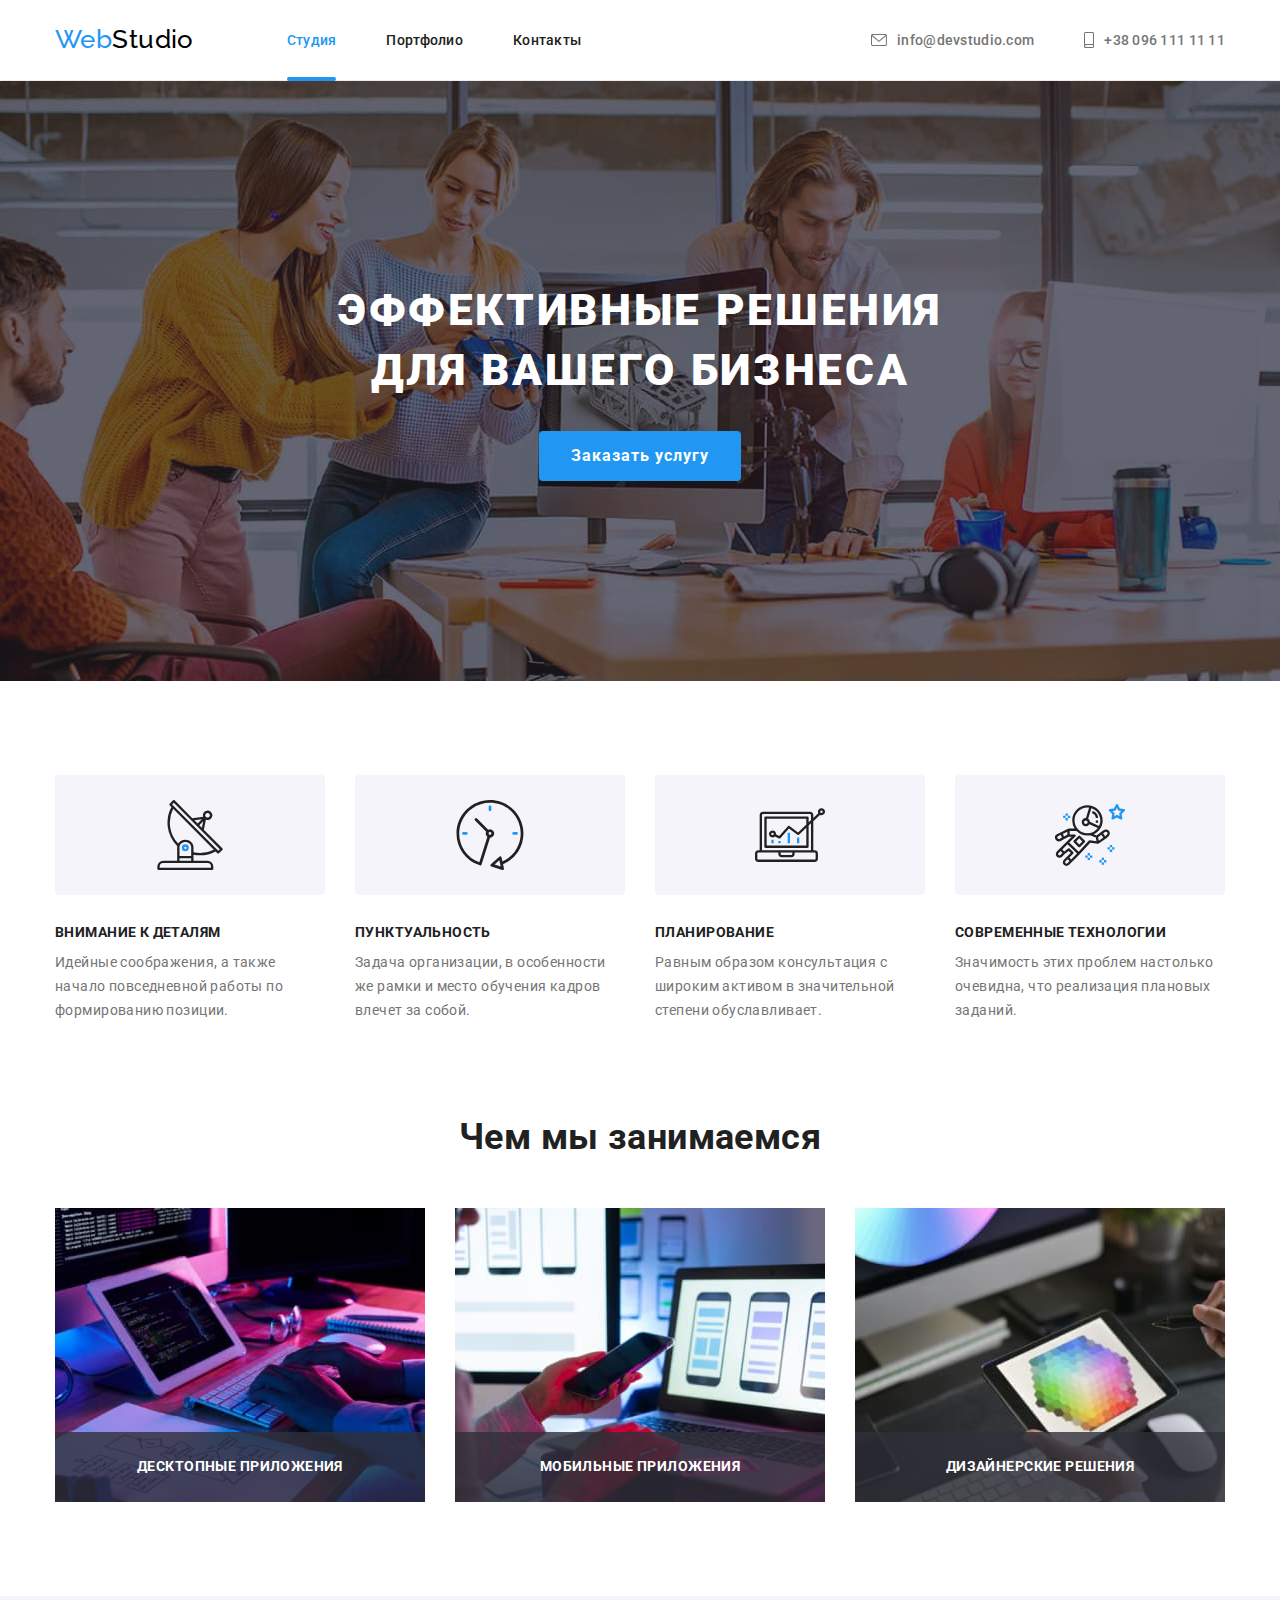
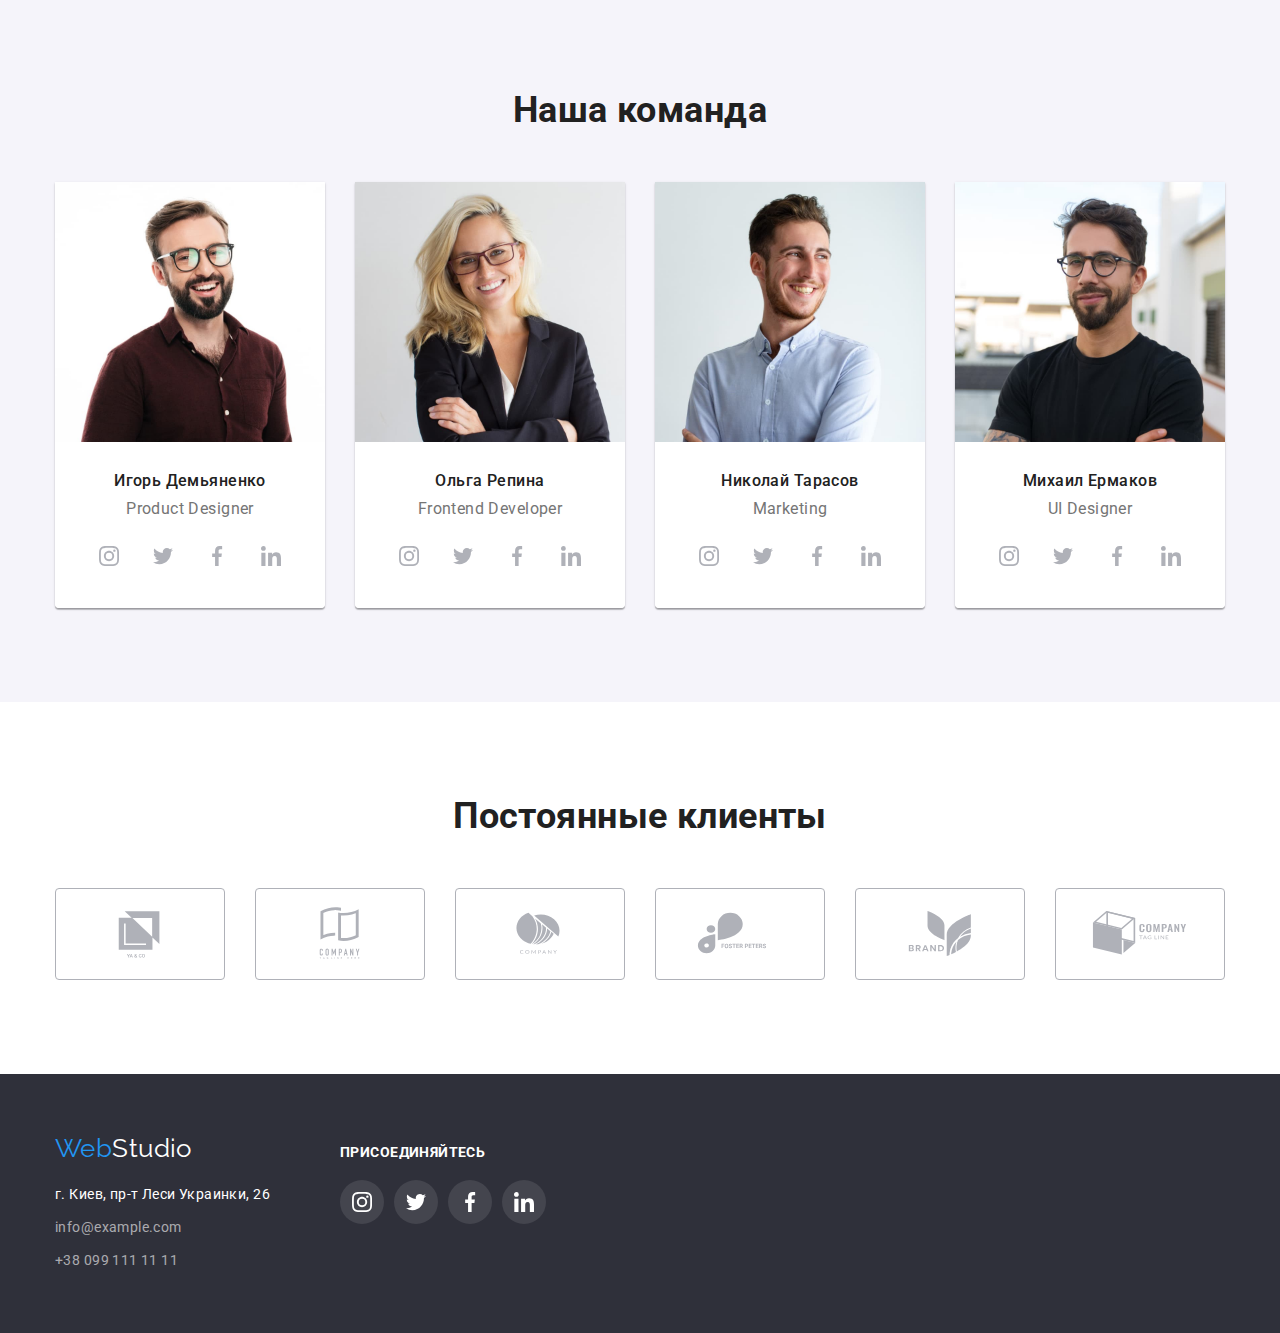
<file: index.html>
<!DOCTYPE html>
<html lang="ru">
  <head>
    <meta charset="UTF-8" />
    <meta http-equiv="X-UA-Compatible" content="IE=edge" />
    <meta name="viewport" content="width=device-width, initial-scale=1.0" />
    <title>WebStudio</title>
    <link rel="preconnect" href="https://fonts.googleapis.com" />
    <link rel="preconnect" href="https://fonts.gstatic.com" crossorigin />
    <link
      href="https://fonts.googleapis.com/css2?family=Raleway:wght@700&family=Roboto:wght@400;500;700;900&display=swap"
      rel="stylesheet"
    />
    <link
      rel="stylesheet"
      href="https://cdnjs.cloudflare.com/ajax/libs/modern-normalize/1.1.0/modern-normalize.min.css"
    />
    <link rel="stylesheet" href="css/styles.css" />
  </head>

  <body>
    <!-- Шапка -->
    <header class="header">
      <div class="container header-flex">
        <a class="header-logo line" lang="en" href="./index.html"
          >Web<span class="header-logo-side">Studio</span></a
        >
        <nav class="nav">
          <ul class="nav-list list-style">
            <li class="menu-item"><a class="link line current" href="./index.html">Студия</a></li>
            <li><a class="link line" href="./portfolio.html">Портфолио</a></li>
            <li><a class="link line" href="./index.html">Контакты</a></li>
          </ul>
        </nav>
        <ul class="list-style">
          <li class="header-contact">
            <a class="contact line" href="mailto:info@devstudio.com">
              <svg class="contact-icon" width="16" height="12">
                <use href="./images/icons.svg#icon-envelope"></use></svg
              >info@devstudio.com</a
            >
          </li>
          <li>
            <a class="contact line" href="tel:+380961111111">
              <svg class="contact-icon" width="10" height="16">
                <use href="./images/icons.svg#icon-smartphone"></use></svg
              >+38 096 111 11 11</a
            >
          </li>
        </ul>
      </div>
    </header>
    <!-- Главная часть -->
    <main>
      <!-- Герой -->
      <section class="hero overlay">
        <div class="container hero-box">
          <h1 class="hero-title">Эффективные решения для вашего бизнеса</h1>
          <button class="hero-button" type="button" data-modal-open>Заказать услугу</button>
          <div class="backdrop is-hidden" data-modal>
            <div class="modal">
              <button class="btn-close" type="button" data-modal-close>
                <svg width="18" height="18">
                  <use href="./images/icons.svg#icon-close-black"></use>
                </svg>
              </button>
            </div>
          </div>
        </div>
      </section>
      <!-- Особенности -->
      <section class="section benefits">
        <div class="container">
          <h2 class="visually-hidden">Особенности</h2>
          <ul class="list-style">
            <li class="benefits-item">
              <div class="benefit-box-icon">
                <svg class="benefit-icon" width="70" height="70">
                  <use class="icon-antena" href="./images/icons.svg#icon-antenna"></use>
                </svg>
              </div>
              <h3 class="title">Внимание к деталям</h3>
              <p class="text">
                Идейные соображения, а также начало повседневной работы по формированию позиции.
              </p>
            </li>
            <li class="benefits-item">
              <div class="benefit-box-icon">
                <svg class="benefit-icon" width="70" height="70">
                  <use class="icon-antena" href="./images/icons.svg#icon-clock"></use>
                </svg>
              </div>
              <h3 class="title">Пунктуальность</h3>
              <p class="text">
                Задача организации, в особенности же рамки и место обучения кадров влечет за собой.
              </p>
            </li>
            <li class="benefits-item">
              <div class="benefit-box-icon">
                <svg class="benefit-icon" width="70" height="70">
                  <use class="icon-antena" href="./images/icons.svg#icon-diagram"></use>
                </svg>
              </div>
              <h3 class="title">Планирование</h3>
              <p class="text">
                Равным образом консультация с широким активом в значительной степени обуславливает.
              </p>
            </li>
            <li class="benefits-item">
              <div class="benefit-box-icon">
                <svg class="benefit-icon" width="70" height="70">
                  <use class="icon-antena" href="./images/icons.svg#icon-astronaut"></use>
                </svg>
              </div>
              <h3 class="title">Современные технологии</h3>
              <p class="text">
                Значимость этих проблем настолько очевидна, что реализация плановых заданий.
              </p>
            </li>
          </ul>
        </div>
      </section>
      <!-- Чем занимаемся -->
      <section class="section about">
        <div class="container">
          <h2 class="about-title">Чем мы занимаемся</h2>
          <ul class="list-style">
            <li class="about-item">
              <img
                class="about-img"
                src="./images/activity/work-on-pc.jpg"
                alt="работает на пк"
                width="370"
                height="294"
              />
              <p>Десктопные приложения</p>
            </li>
            <li class="about-item">
              <img
                class="about-img"
                src="./images/activity/work-on-smartphone.jpg"
                alt="работает на смартфоне"
                width="370"
                height="294"
              />
              <p>Мобильные приложения</p>
            </li>
            <li class="about-item">
              <img
                class="about-img"
                src="./images/activity/work-on-ipad.jpg"
                alt="работает на планшете"
                width="370"
                height="294"
              />
              <p>Дизайнерские решения</p>
            </li>
          </ul>
        </div>
      </section>
      <!-- Команда -->
      <section class="team section">
        <div class="container">
          <h2 class="team-title">Наша команда</h2>
          <ul class="list-style">
            <li class="team-item">
              <img
                class="team-img"
                src="./images/team/igor-demyanenko.jpg"
                alt="улыбающийся мужчина в очках"
                width="270"
                height="260"
              />
              <div class="team-undercard">
                <h3 class="title">Игорь Демьяненко</h3>
                <p class="text" lang="en">Product Designer</p>
                <ul class="list-style-social">
                  <li class="list-icon">
                    <a
                      class="link-icon"
                      href=""
                      target="_blank"
                      rel="noopener noreferrer"
                      aria-label="instagram"
                    >
                      <svg class="icon-soc" width="20" height="20">
                        <use href="./images/icons.svg#icon-instagram"></use>
                      </svg>
                    </a>
                  </li>
                  <li class="list-icon">
                    <a
                      class="link-icon"
                      href=""
                      target="_blank"
                      rel="noopener noreferrer"
                      aria-label="instagram"
                    >
                      <svg class="icon-soc" width="20" height="20">
                        <use href="./images/icons.svg#icon-twitter"></use>
                      </svg>
                    </a>
                  </li>
                  <li class="list-icon">
                    <a
                      class="link-icon"
                      href=""
                      target="_blank"
                      rel="noopener noreferrer"
                      aria-label="instagram"
                    >
                      <svg class="icon-soc" width="20" height="20">
                        <use href="./images/icons.svg#icon-facebook"></use>
                      </svg>
                    </a>
                  </li>
                  <li class="list-icon">
                    <a
                      class="link-icon"
                      href=""
                      target="_blank"
                      rel="noopener noreferrer"
                      aria-label="instagram"
                    >
                      <svg class="icon-soc" width="20" height="20">
                        <use href="./images/icons.svg#icon-linkedin"></use>
                      </svg>
                    </a>
                  </li>
                </ul>
              </div>
            </li>
            <li class="team-item">
              <img
                class="team-img"
                src="./images/team/olga-repina.jpg"
                alt="улыбающаяся блондинка в очках"
                width="270"
                height="260"
              />
              <div class="team-undercard">
                <h3 class="title">Ольга Репина</h3>
                <p class="text" lang="en">Frontend Developer</p>
                <ul class="list-style-social">
                  <li class="list-icon">
                    <a
                      class="link-icon"
                      href=""
                      target="_blank"
                      rel="noopener noreferrer"
                      aria-label="instagram"
                    >
                      <svg class="icon-soc" width="20" height="20">
                        <use href="./images/icons.svg#icon-instagram"></use>
                      </svg>
                    </a>
                  </li>
                  <li class="list-icon">
                    <a
                      class="link-icon"
                      href=""
                      target="_blank"
                      rel="noopener noreferrer"
                      aria-label="instagram"
                    >
                      <svg class="icon-soc" width="20" height="20">
                        <use href="./images/icons.svg#icon-twitter"></use>
                      </svg>
                    </a>
                  </li>
                  <li class="list-icon">
                    <a
                      class="link-icon"
                      href=""
                      target="_blank"
                      rel="noopener noreferrer"
                      aria-label="instagram"
                    >
                      <svg class="icon-soc" width="20" height="20">
                        <use href="./images/icons.svg#icon-facebook"></use>
                      </svg>
                    </a>
                  </li>
                  <li class="list-icon">
                    <a
                      class="link-icon"
                      href=""
                      target="_blank"
                      rel="noopener noreferrer"
                      aria-label="instagram"
                    >
                      <svg class="icon-soc" width="20" height="20">
                        <use href="./images/icons.svg#icon-linkedin"></use>
                      </svg>
                    </a>
                  </li>
                </ul>
              </div>
            </li>
            <li class="team-item">
              <img
                class="team-img"
                src="./images/team/nikolay-tarasov.jpg"
                alt="смеющийся мужчина в голубой рубашке"
                width="270"
                height="260"
              />
              <div class="team-undercard">
                <h3 class="title">Николай Тарасов</h3>
                <p class="text" lang="en">Marketing</p>
                <ul class="list-style-social">
                  <li class="list-icon">
                    <a
                      class="link-icon"
                      href=""
                      target="_blank"
                      rel="noopener noreferrer"
                      aria-label="instagram"
                    >
                      <svg class="icon-soc" width="20" height="20">
                        <use href="./images/icons.svg#icon-instagram"></use>
                      </svg>
                    </a>
                  </li>
                  <li class="list-icon">
                    <a
                      class="link-icon"
                      href=""
                      target="_blank"
                      rel="noopener noreferrer"
                      aria-label="instagram"
                    >
                      <svg class="icon-soc" width="20" height="20">
                        <use href="./images/icons.svg#icon-twitter"></use>
                      </svg>
                    </a>
                  </li>
                  <li class="list-icon">
                    <a
                      class="link-icon"
                      href=""
                      target="_blank"
                      rel="noopener noreferrer"
                      aria-label="instagram"
                    >
                      <svg class="icon-soc" width="20" height="20">
                        <use href="./images/icons.svg#icon-facebook"></use>
                      </svg>
                    </a>
                  </li>
                  <li class="list-icon">
                    <a
                      class="link-icon"
                      href=""
                      target="_blank"
                      rel="noopener noreferrer"
                      aria-label="instagram"
                    >
                      <svg class="icon-soc" width="20" height="20">
                        <use href="./images/icons.svg#icon-linkedin"></use>
                      </svg>
                    </a>
                  </li>
                </ul>
              </div>
            </li>
            <li class="team-item">
              <img
                class="team-img"
                src="./images/team/mikle-yermakov.jpg"
                alt="мужчина в очках с серьёзным взглядом"
                width="270"
                height="260"
              />
              <div class="team-undercard">
                <h3 class="title">Михаил Ермаков</h3>
                <p class="text" lang="en">UI Designer</p>
                <ul class="list-style-social">
                  <li class="list-icon">
                    <a
                      class="link-icon"
                      href=""
                      target="_blank"
                      rel="noopener noreferrer"
                      aria-label="instagram"
                    >
                      <svg class="icon-soc" width="20" height="20">
                        <use href="./images/icons.svg#icon-instagram"></use>
                      </svg>
                    </a>
                  </li>
                  <li class="list-icon">
                    <a
                      class="link-icon"
                      href=""
                      target="_blank"
                      rel="noopener noreferrer"
                      aria-label="instagram"
                    >
                      <svg class="icon-soc" width="20" height="20">
                        <use href="./images/icons.svg#icon-twitter"></use>
                      </svg>
                    </a>
                  </li>
                  <li class="list-icon">
                    <a
                      class="link-icon"
                      href=""
                      target="_blank"
                      rel="noopener noreferrer"
                      aria-label="instagram"
                    >
                      <svg class="icon-soc" width="20" height="20">
                        <use href="./images/icons.svg#icon-facebook"></use>
                      </svg>
                    </a>
                  </li>
                  <li class="list-icon">
                    <a
                      class="link-icon"
                      href=""
                      target="_blank"
                      rel="noopener noreferrer"
                      aria-label="instagram"
                    >
                      <svg class="icon-soc" width="20" height="20">
                        <use href="./images/icons.svg#icon-linkedin"></use>
                      </svg>
                    </a>
                  </li>
                </ul>
              </div>
            </li>
          </ul>
        </div>
      </section>
      <!-- Постоянные клиенты -->
      <section class="customers section">
        <div class="container">
          <h2 class="customers-title">Постоянные клиенты</h2>
          <ul class="list-style">
            <li class="customer-box">
              <a
                class="customer-link"
                href=""
                target="_blank"
                rel="noopener noreferrer"
                aria-label="instagram"
              >
                <svg class="customer-icon">
                  <use href="./images/icons.svg#icon-client1"></use>
                </svg>
              </a>
            </li>
            <li class="customer-box">
              <a
                class="customer-link"
                href=""
                target="_blank"
                rel="noopener noreferrer"
                aria-label="instagram"
                ><svg class="customer-icon">
                  <use href="./images/icons.svg#icon-client6"></use></svg
              ></a>
            </li>
            <li class="customer-box">
              <a
                class="customer-link"
                href=""
                target="_blank"
                rel="noopener noreferrer"
                aria-label="instagram"
                ><svg class="customer-icon">
                  <use href="./images/icons.svg#icon-client5"></use></svg
              ></a>
            </li>
            <li class="customer-box">
              <a
                class="customer-link"
                href=""
                target="_blank"
                rel="noopener noreferrer"
                aria-label="instagram"
                ><svg class="customer-icon">
                  <use href="./images/icons.svg#icon-client4"></use></svg
              ></a>
            </li>
            <li class="customer-box">
              <a
                class="customer-link"
                href=""
                target="_blank"
                rel="noopener noreferrer"
                aria-label="instagram"
                ><svg class="customer-icon">
                  <use href="./images/icons.svg#icon-client3"></use></svg
              ></a>
            </li>
            <li class="customer-box">
              <a
                class="customer-link"
                href=""
                target="_blank"
                rel="noopener noreferrer"
                aria-label="instagram"
                ><svg class="customer-icon">
                  <use href="./images/icons.svg#icon-client2"></use></svg
              ></a>
            </li>
          </ul>
        </div>
      </section>
    </main>
    <!-- Подвал -->
    <footer class="footer">
      <div class="container footer-box">
        <div class="address-box">
          <a class="footer-logo line" lang="en" href="./index.html"
            >Web<span class="footer-logo-side">Studio</span></a
          >
          <!-- Адрес -->
          <address class="address-all">
            <ul class="address-style list">
              <li class="address-item">
                <a
                  class="address line"
                  href="https://goo.gl/maps/CcYmPfw3a3xQvwCz5"
                  target="_blank"
                  rel="noreferrer noopener"
                  >г. Киев, пр-т Леси Украинки, 26</a
                >
              </li>
              <li class="address-item">
                <a class="mail line" href="mailto:info@example.com">info@example.com</a>
              </li>
              <li class="address-item">
                <a class="tel line" href="tel:+380991111111">+38 099 111 11 11</a>
              </li>
            </ul>
          </address>
        </div>
        <div class="join">
          <strong class="join-title">присоединяйтесь</strong>
          <ul class="list-style-social footer">
            <li class="list-icon-footer">
              <a
                class="link-icon-footer"
                href=""
                target="_blank"
                rel="noopener noreferrer"
                aria-label="instagram"
              >
                <svg class="icon-soc-footer" width="20" height="20">
                  <use href="./images/icons.svg#icon-instagram"></use>
                </svg>
              </a>
            </li>
            <li class="list-icon-footer">
              <a
                class="link-icon-footer"
                href=""
                target="_blank"
                rel="noopener noreferrer"
                aria-label="instagram"
              >
                <svg class="icon-soc-footer" width="20" height="20">
                  <use href="./images/icons.svg#icon-twitter"></use>
                </svg>
              </a>
            </li>
            <li class="list-icon-footer">
              <a
                class="link-icon-footer"
                href=""
                target="_blank"
                rel="noopener noreferrer"
                aria-label="instagram"
              >
                <svg class="icon-soc-footer" width="20" height="20">
                  <use href="./images/icons.svg#icon-facebook"></use>
                </svg>
              </a>
            </li>
            <li class="list-icon-footer">
              <a
                class="link-icon-footer"
                href=""
                target="_blank"
                rel="noopener noreferrer"
                aria-label="instagram"
              >
                <svg class="icon-soc-footer" width="20" height="20">
                  <use href="./images/icons.svg#icon-linkedin"></use>
                </svg>
              </a>
            </li>
          </ul>
        </div>
      </div>
    </footer>
    <script src="./js/modal.js"></script>
  </body>
</html>
</file>
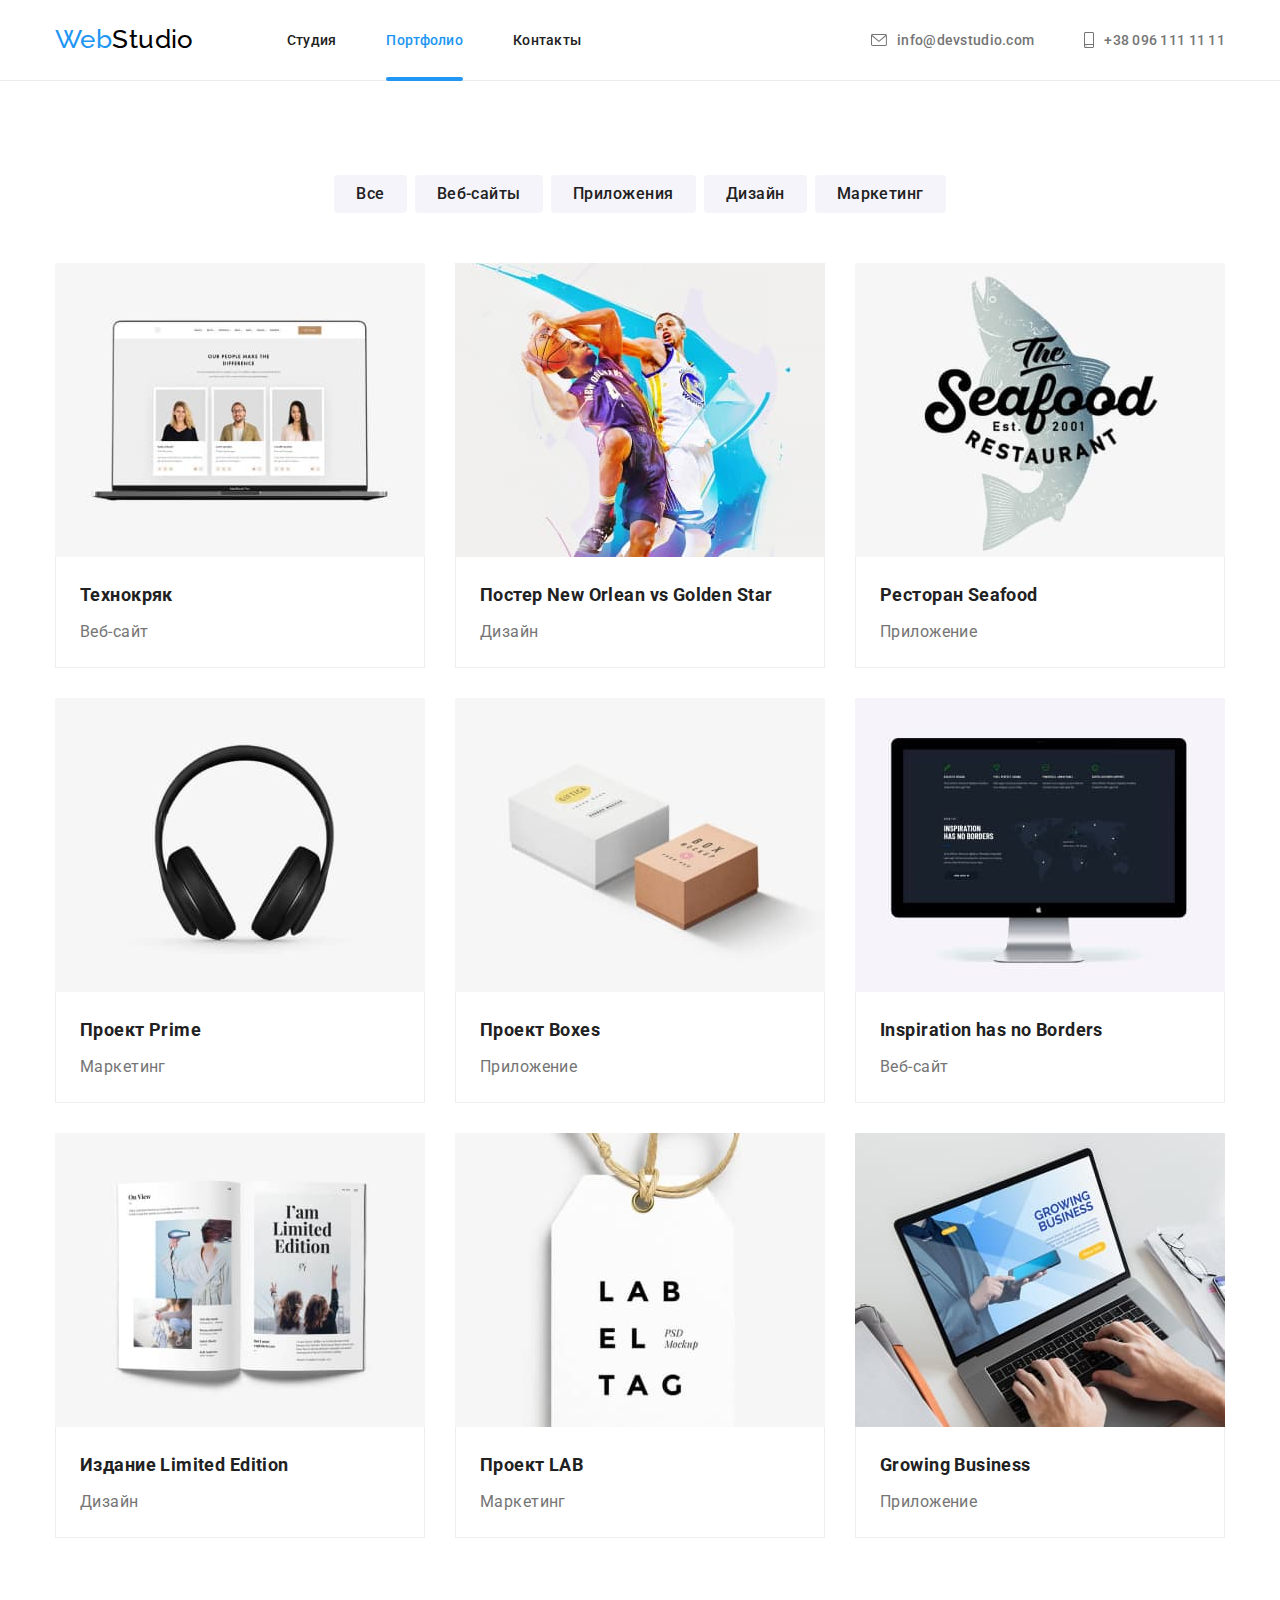
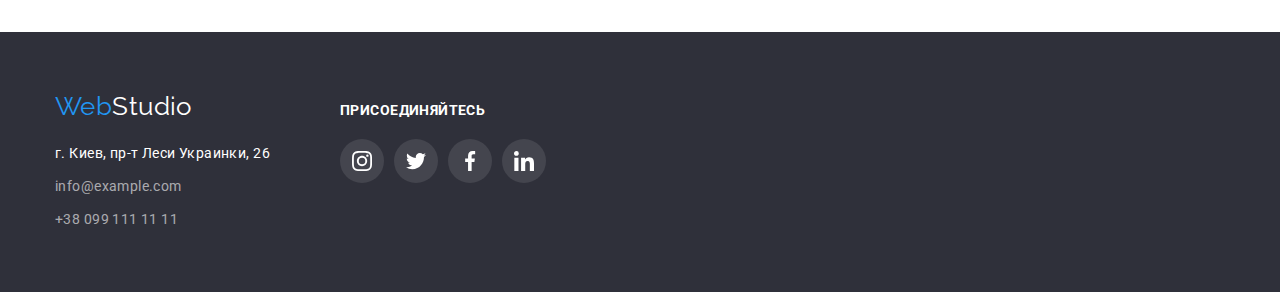
<file: portfolio.html>
<!DOCTYPE html>
<html lang="ru">
  <head>
    <meta charset="UTF-8" />
    <meta http-equiv="X-UA-Compatible" content="IE=edge" />
    <meta name="viewport" content="width=device-width, initial-scale=1.0" />
    <title>Portfolio</title>
    <link rel="preconnect" href="https://fonts.googleapis.com" />
    <link rel="preconnect" href="https://fonts.gstatic.com" crossorigin />
    <link
      href="https://fonts.googleapis.com/css2?family=Raleway:wght@700&family=Roboto:wght@400;500;700;900&display=swap"
      rel="stylesheet"
    />
    <link
      rel="stylesheet"
      href="https://cdnjs.cloudflare.com/ajax/libs/modern-normalize/1.1.0/modern-normalize.min.css"
    />
    <link rel="stylesheet" href="css/styles.css" />
  </head>
  <body>
    <!-- Шапка -->
    <header class="header">
      <div class="container header-flex">
        <a class="header-logo line" lang="en" href="./index.html"
          >Web<span class="header-logo-side">Studio</span></a
        >
        <nav class="nav">
          <ul class="nav-list list-style">
            <li><a class="link line" href="./index.html">Студия</a></li>
            <li><a class="link line current" href="./portfolio.html">Портфолио</a></li>
            <li><a class="link line" href="./index.html">Контакты</a></li>
          </ul>
        </nav>
        <ul class="list-style">
          <li class="header-contact">
            <a class="contact line" href="mailto:info@devstudio.com">
              <svg class="contact-icon" width="16" height="12">
                <use href="./images/icons.svg#icon-envelope"></use></svg
              >info@devstudio.com</a
            >
          </li>
          <li>
            <a class="contact line" href="tel:+380961111111">
              <svg class="contact-icon" width="10" height="16">
                <use href="./images/icons.svg#icon-smartphone"></use></svg
              >+38 096 111 11 11</a
            >
          </li>
        </ul>
      </div>
    </header>
    <!-- Примеры работ -->
    <main>
      <!-- Фильтр кнопок -->
      <section class="filter section">
        <div class="container">
          <h1 class="visually-hidden">Примеры работ</h1>
          <ul class="list-style btn list">
            <li class="btn-item"><button class="exmp-button" type="button">Все</button></li>
            <li class="btn-item"><button class="exmp-button" type="button">Веб-сайты</button></li>
            <li class="btn-item"><button class="exmp-button" type="button">Приложения</button></li>
            <li class="btn-item"><button class="exmp-button" type="button">Дизайн</button></li>
            <li class="btn-item"><button class="exmp-button" type="button">Маркетинг</button></li>
          </ul>
          <!-- Список работ -->

          <ul class="card list-style list">
            <li class="card-work">
              <a class="line link-work" href="">
                <div class="card-thumb">
                  <img
                    class="card-img"
                    src="./images/portfolio/website.jpg"
                    alt="показан сайт на ноутбуке"
                    width="370"
                    height="294"
                  />
                  <div class="card-overlay">
                    <div class="card-desc">
                      <p>
                        Ресурс предлагает комплексные предложения с разным уровнем функционала и
                        сервисов. Все это позволит посетителю получить исчерпывающие сведения о
                        компании или частном лице.
                      </p>
                    </div>
                  </div>
                </div>
                <div class="border-exmp">
                  <h2 class="title exmp">Технокряк</h2>
                  <p class="text exmp">Веб-сайт</p>
                </div>
              </a>
            </li>

            <li class="card-work">
              <a class="line link-work" href="">
                <div class="card-thumb">
                  <img
                    class="card-img"
                    src="./images/portfolio/design.jpg"
                    alt="два баскетболиста в прыжке с мячом"
                    width="370"
                    height="294"
                  />
                  <div class="card-overlay">
                    <div class="card-desc">
                      <p>
                        Ресурс предлагает комплексные предложения с разным уровнем функционала и
                        сервисов. Все это позволит посетителю получить исчерпывающие сведения о
                        компании или частном лице.
                      </p>
                    </div>
                  </div>
                </div>
                <div class="border-exmp">
                  <h2 class="title exmp" lang="en">Постер New Orlean vs Golden Star</h2>
                  <p class="text exmp">Дизайн</p>
                </div>
              </a>
            </li>
            <li class="card-work">
              <a class="line link-work" href="">
                <div class="card-thumb">
                  <img
                    class="card-img"
                    src="./images/portfolio/app.jpg"
                    alt="логотип ресторана seafood"
                    width="370"
                    height="294"
                  />
                  <div class="card-overlay">
                    <div class="card-desc">
                      <p>
                        Ресурс предлагает комплексные предложения с разным уровнем функционала и
                        сервисов. Все это позволит посетителю получить исчерпывающие сведения о
                        компании или частном лице.
                      </p>
                    </div>
                  </div>
                </div>
                <div class="border-exmp">
                  <h2 class="title exmp">Ресторан Seafood</h2>
                  <p class="text exmp">Приложение</p>
                </div></a
              >
            </li>
            <li class="card-work">
              <a class="line link-work" href="">
                <div class="card-thumb">
                  <img
                    class="card-img"
                    src="./images/portfolio/marketing.jpg"
                    alt="черные наушники"
                    width="370"
                    height="294"
                  />
                  <div class="card-overlay">
                    <div class="card-desc">
                      <p>
                        Ресурс предлагает комплексные предложения с разным уровнем функционала и
                        сервисов. Все это позволит посетителю получить исчерпывающие сведения о
                        компании или частном лице.
                      </p>
                    </div>
                  </div>
                </div>
                <div class="border-exmp">
                  <h2 class="title exmp">Проект Prime</h2>
                  <p class="text exmp">Маркетинг</p>
                </div>
              </a>
            </li>
            <li class="card-work">
              <a class="line link-work" href="">
                <div class="card-thumb">
                  <img
                    class="card-img"
                    src="./images/portfolio/app2.jpg"
                    alt="белая и коричневая коробки"
                    width="370"
                    height="294"
                  />
                  <div class="card-overlay">
                    <div class="card-desc">
                      <p>
                        Ресурс предлагает комплексные предложения с разным уровнем функционала и
                        сервисов. Все это позволит посетителю получить исчерпывающие сведения о
                        компании или частном лице.
                      </p>
                    </div>
                  </div>
                </div>
                <div class="border-exmp">
                  <h2 class="title exmp">Проект Boxes</h2>
                  <p class="text exmp">Приложение</p>
                </div></a
              >
            </li>
            <li class="card-work">
              <a class="line link-work" href="">
                <div class="card-thumb">
                  <img
                    class="card-img"
                    src="./images/portfolio/website2.jpg"
                    alt="экран монитора"
                    width="370"
                    height="294"
                  />
                  <div class="card-overlay">
                    <div class="card-desc">
                      <p>
                        Ресурс предлагает комплексные предложения с разным уровнем функционала и
                        сервисов. Все это позволит посетителю получить исчерпывающие сведения о
                        компании или частном лице.
                      </p>
                    </div>
                  </div>
                </div>
                <div class="border-exmp">
                  <h2 class="title exmp" lang="en">Inspiration has no Borders</h2>
                  <p class="text exmp">Веб-сайт</p>
                </div>
              </a>
            </li>
            <li class="card-work">
              <a class="line link-work" href="">
                <div class="card-thumb">
                  <img
                    class="card-img"
                    src="./images/portfolio/design2.jpg"
                    alt="открытый женский журнал"
                    width="370"
                    height="294"
                  />
                  <div class="card-overlay">
                    <div class="card-desc">
                      <p>
                        Ресурс предлагает комплексные предложения с разным уровнем функционала и
                        сервисов. Все это позволит посетителю получить исчерпывающие сведения о
                        компании или частном лице.
                      </p>
                    </div>
                  </div>
                </div>
                <div class="border-exmp">
                  <h2 class="title exmp">Издание Limited Edition</h2>
                  <p class="text exmp">Дизайн</p>
                </div>
              </a>
            </li>
            <li class="card-work">
              <a class="line link-work" href="">
                <div class="card-thumb">
                  <img
                    class="card-img"
                    src="./images/portfolio/marketing2.jpg"
                    alt="белая лейба с текстом lab-el-tag"
                    width="370"
                    height="294"
                  />
                  <div class="card-overlay">
                    <div class="card-desc">
                      <p>
                        Ресурс предлагает комплексные предложения с разным уровнем функционала и
                        сервисов. Все это позволит посетителю получить исчерпывающие сведения о
                        компании или частном лице.
                      </p>
                    </div>
                  </div>
                </div>
                <div class="border-exmp">
                  <h2 class="title exmp">Проект LAB</h2>
                  <p class="text exmp">Маркетинг</p>
                </div>
              </a>
            </li>
            <li class="card-work">
              <a class="line link-work" href="">
                <div class="card-thumb">
                  <img
                    class="card-img"
                    src="./images/portfolio/app3.jpg"
                    alt="кто-то печатает на ноутбуке"
                    width="370"
                    height="294"
                  />
                  <div class="card-overlay">
                    <div class="card-desc">
                      <p>
                        Ресурс предлагает комплексные предложения с разным уровнем функционала и
                        сервисов. Все это позволит посетителю получить исчерпывающие сведения о
                        компании или частном лице.
                      </p>
                    </div>
                  </div>
                </div>
                <div class="border-exmp">
                  <h2 class="title exmp" lang="en">Growing Business</h2>
                  <p class="text exmp">Приложение</p>
                </div></a
              >
            </li>
          </ul>
        </div>
      </section>
    </main>
    <!-- Подвал -->
    <footer class="footer">
      <div class="container footer-box">
        <div class="address-box">
          <a class="footer-logo line" lang="en" href="./index.html"
            >Web<span class="footer-logo-side">Studio</span></a
          >
          <!-- Адрес -->
          <address class="address-all">
            <ul class="address-style list">
              <li class="address-item">
                <a
                  class="address line"
                  href="https://goo.gl/maps/CcYmPfw3a3xQvwCz5"
                  target="_blank"
                  rel="noreferrer noopener"
                  >г. Киев, пр-т Леси Украинки, 26</a
                >
              </li>
              <li class="address-item">
                <a class="mail line" href="mailto:info@example.com">info@example.com</a>
              </li>
              <li class="address-item">
                <a class="tel line" href="tel:+380991111111">+38 099 111 11 11</a>
              </li>
            </ul>
          </address>
        </div>
        <div class="join">
          <strong class="join-title">присоединяйтесь</strong>
          <ul class="list-style-social footer">
            <li class="list-icon-footer">
              <a
                class="link-icon-footer"
                href=""
                target="_blank"
                rel="noopener noreferrer"
                aria-label="instagram"
              >
                <svg class="icon-soc-footer" width="20" height="20">
                  <use href="./images/icons.svg#icon-instagram"></use>
                </svg>
              </a>
            </li>
            <li class="list-icon-footer">
              <a
                class="link-icon-footer"
                href=""
                target="_blank"
                rel="noopener noreferrer"
                aria-label="instagram"
              >
                <svg class="icon-soc-footer" width="20" height="20">
                  <use href="./images/icons.svg#icon-twitter"></use>
                </svg>
              </a>
            </li>
            <li class="list-icon-footer">
              <a
                class="link-icon-footer"
                href=""
                target="_blank"
                rel="noopener noreferrer"
                aria-label="instagram"
              >
                <svg class="icon-soc-footer" width="20" height="20">
                  <use href="./images/icons.svg#icon-facebook"></use>
                </svg>
              </a>
            </li>
            <li class="list-icon-footer">
              <a
                class="link-icon-footer"
                href=""
                target="_blank"
                rel="noopener noreferrer"
                aria-label="instagram"
              >
                <svg class="icon-soc-footer" width="20" height="20">
                  <use href="./images/icons.svg#icon-linkedin"></use>
                </svg>
              </a>
            </li>
          </ul>
        </div>
      </div>
    </footer>
  </body>
</html>
</file>
<file: css/styles.css>
/* Список цветов */

:root {
  --primary-text-color: #212121;
  --second-text-color: #757575;
  --accent-color: #2196f3;
  --main-bgc-text: #ffffff;
  --second-bgc-color: #f5f4fa;
  --third-bgc-color: #2f303a;
  --contacts-text-color: rgba(255, 255, 255, 0.6);
  --line-color: #ececec;
  --border-color: #eeeeee;
  --logo-text-color: #000000;
  --bgcolor-btn: #188ce8;
  --border-logo-color: #afb1b8;
}

:root {
  --main-transition: 250ms cubic-bezier(0.4, 0, 0.2, 1);
}

/* Утилиты и общие правила */

.visually-hidden {
  position: absolute;
  width: 1px;
  height: 1px;
  margin: -1px;
  border: 0;
  padding: 0;

  white-space: nowrap;
  clip-path: inset(100%);
  clip: rect(0 0 0 0);
  overflow: hidden;
}

body {
  background-color: var(--main-bgc-text);
  font-family: 'Roboto', sans-serif;
  font-size: 14px;
  letter-spacing: 0.03em;
  color: var(--primary-text-color);
}

h1,
h2,
h3,
h4,
h5,
h6,
p,
ul {
  margin: 0;
  padding: 0;
}
img {
  display: block;
  max-width: 100%;
  height: auto;
}

.container {
  width: 1200px;
  margin-left: auto;
  margin-right: auto;
  padding-left: 15px;
  padding-right: 15px;
}

.section {
  padding-top: 94px;
  padding-bottom: 94px;
}

.list {
  list-style: none;
  padding-left: 0;
  margin: 0;
}

/* Шапка */

.header {
  border-bottom: 1px solid var(--line-color);
  font-weight: 500;
  }

.header-logo,
.footer-logo {
  color: var(--accent-color);
  font-family: 'Raleway', sans-serif;
  font-size: 26px;
}

.header-logo.line {
  margin-right: 93px;
}

.header-logo-side {
  color: var(--logo-text-color);
}

.list-style {
  display: flex;
}

.nav-list.list-style > li {
  margin-right: 50px;
}

.nav-list.list-style > li:last-child {
  margin-right: 0;
}

.nav {
  margin-right: auto;
}

.current {
  position: relative;
}

.current::after {
  content: '';

  position: absolute;

  left: 0;
  bottom: 0;
  display: block;
  width: 100%;
  height: 4px;
  background-color: var(--accent-color);
  border-radius: 2px;
}

.header-contact {
  margin-right: 50px;
}

.header-flex {
  display: flex;
  align-items: center;
}

.link {
  padding-top: 32px;
  padding-bottom: 33px;
  line-height: 1.14;
  letter-spacing: 0.02em;

  color: var(--primary-text-color);

  transition: color var(--main-transition);
}

.link:hover,
.link:focus {
  color: var(--accent-color);
}

.line.current {
  color: var(--accent-color);
}

.list-style {
  list-style: none;
}

.list-style .title {
  margin-bottom: 10px;
}

.contact {
  padding: 32px 0;
  color: var(--second-text-color);
}

.contact.line {

  letter-spacing: 0.02em;

  display: flex;
  align-items: center;

  transition: color var(--main-transition);
}

.contact-icon {
  fill: currentColor;
  margin-right: 10px;
}

.contact:hover,
.contact:focus {
  color: var(--accent-color);
}

.line {
  text-decoration: none;
}

/* Герой */

.hero.section {
  text-align: center;
}

.hero {
  background-color: var(--third-bgc-color);
  padding-top: 200px;
  padding-bottom: 200px;
  text-align: center;
}

.overlay {
  height: 600px;
  max-width: 1600px;
  margin-left: auto;
  margin-right: auto;
  background-image: linear-gradient(to right, rgba(47, 48, 58, 0.4), rgba(47, 48, 58, 0.4)),
    url(../images/hero/hero.jpg);
  background-size: cover;
  background-repeat: no-repeat;
  background-position: center;
}

.hero-title {
  margin-bottom: 30px;
  width: 696px;
  margin-left: auto;
  margin-right: auto;

  color: var(--main-bgc-text);
  font-weight: 900;
  font-size: 44px;
  line-height: 1.36;
  text-transform: uppercase;
  letter-spacing: 0.06em;
}

.hero-button {
  padding: 10px 32px;

  color: var(--main-bgc-text);
  background-color: var(--accent-color);
  font-family: 'Roboto', sans-serif;
  font-style: normal;
  font-weight: 700;
  font-size: 16px;
  line-height: 1.88;
  cursor: pointer;
  align-items: center;
  text-align: center;
  letter-spacing: 0.06em;
  border: none;
  border-radius: 4px;

  transition: background-color var(--main-transition), box-shadow var(--main-transition) ;
}

.backdrop {
  position: fixed;
  top: 0;
  left: 0;
  width: 100%;
  height: 100%;
  background-color: rgba(0, 0, 0, 0.2);
  opacity: 1;
  transition: opacity 500ms;
}

.backdrop.is-hidden {
  opacity: 0;
  pointer-events: none;
}

.backdrop.is-hidden .modal {
  transform: translate(-50%, -50%) scale(0.8);
  transition: opacity 500ms;
}

.modal {
  position: absolute;
  top: 50%;
  left: 50%;
  transform: translate(-50%, -50%) scale(1);

  width: 528px;
  height: 581px;
  background-color: var(--main-bgc-text);
  box-shadow: 0px 1px 3px rgba(0, 0, 0, 0.12), 0px 1px 1px rgba(0, 0, 0, 0.14),
    0px 2px 1px rgba(0, 0, 0, 0.2);
  border-radius: 4px;
}

.btn-close {
  position: fixed;

  display: flex;
  align-items: center;
  justify-content: center;
  right: 8px;
  top: 8px;
  width: 30px;
  height: 30px;

  border-radius: 50%;
  border: 1px solid rgba(0, 0, 0, 0.1);
  background-color: transparent;
  cursor: pointer;
}

.hero-button:hover,
.hero-button:focus {
  background-color: var(--bgcolor-btn);
  box-shadow: 0px 4px 4px rgba(0, 0, 0, 0.15);
}

/* Ососбенности */

.section.benefits,
.section.about {
  padding-bottom: 0;
}
.benefits-item .text {
  line-height: 1.71;
}

.benefits .list-style,
.filter .list-style.btn {
  justify-content: center;
}

.benefits-item {
  margin-right: 30px;
}

.benefits-item:last-child {
  margin-right: 0;
}

.benefit-box-icon {
  display: flex;

  height: 120px;
  background-color: var(--second-bgc-color);
  margin-bottom: 30px;
  border-radius: 4px;

  justify-content: center;
  align-items: center;
}

.title {
  width: 270px;

  color: var(--primary-text-color);
  text-transform: uppercase;
  font-weight: 700;
  line-height: 1.14;
  font-size: 14px;
}

.text {
  width: 270px;

  color: var(--second-text-color);
  line-height: 1.14;
}

/* Чем мы занимаемся */

.about .list-style {
  justify-content: center;
}

.about-item {
  position: relative;

  z-index: -1;
  margin-right: 30px;
}

.about-img {
  margin-bottom: 0;
}


.about-item > p {
  content: '';
  position: absolute;
  display: flex;
  justify-content: center;
  align-items: center;

  left: 0;
  bottom: 0;
  width: 100%;
  height: 70px;

  font-weight: 700;
  line-height: 1.14;
  text-transform: uppercase;

  background-color: rgba(47, 48, 58, 0.8);
  color: var(--main-bgc-text);
}

.about-item:last-child {
  margin-right: 0;
}

.about-title,
.team-title,
.customers-title {
  margin-bottom: 50px;

  color: var(--primary-text-color);
  font-weight: 700;
  font-size: 36px;
  text-align: center;
}

/* Команда */

.team {
  background-color: var(--second-bgc-color);
}
.section.about {
  padding-bottom: 94px;
}

.team-item {
  border-radius: 0px 0px 4px 4px;
  box-shadow: 0px 1px 3px rgba(0, 0, 0, 0.12), 0px 1px 1px rgba(0, 0, 0, 0.14),
    0px 2px 1px rgba(0, 0, 0, 0.2);
}
.team-item:not(:last-child) {
  margin-right: 30px;
}

.team-img {
  display: block;
}

.team .title {
  font-weight: 500;
  font-size: 16px;
  text-transform: none;
  text-align: center;
}

.team .text {
  font-size: 16px;
  text-align: center;
}

.list-icon:not(:last-child) {
  margin-right: 10px;
}

.link-icon {
  display: flex;
  justify-content: center;
  align-items: center;

  width: 44px;
  height: 44px;
  border-radius: 50%;
  

  color: var(--border-logo-color);

  transition: color var(--main-transition), background-color var(--main-transition) ;
}

.link-icon:hover,
.link-icon:focus {
  color: var(--main-bgc-text);
  background-color: var(--accent-color);
  
}

.icon-soc {
  fill: currentColor;
}

.list-style-social {
  display: flex;
  justify-content: center;
  list-style: none;
  margin-top: 16px;
  background-color: var(--main-bgc-text);
}

.team-undercard {
  padding-top: 30px;
  padding-bottom: 30px;
  background-color: var(--main-bgc-text);
  border-radius: 0px 0px 4px 4px;
}
/* Постоянные клиенты */

.customer-box:not(:last-child) {
  margin-right: 30px;
}

.customer-link {
  display: flex;
  justify-content: center;
  align-items: center;

  width: 170px;
  height: 92px;
  border: 1px solid var(--border-logo-color);
  border-radius: 4px;

  color: var(--border-logo-color);

  transition: color var(--main-transition), border-color var(--main-transition);
}

.customer-link:hover,
.customer-link:focus {
  color: var(--accent-color);
  border-color: var(--accent-color);
}

.customer-icon {
  width: 106px;
  height: 60px;
  fill: currentColor;
}

/* Подвал */

.footer {
  background-color: var(--third-bgc-color);
  padding-top: 60px;
  padding-bottom: 60px;
}
.address-all {
  margin-top: 20px;
}

.address-style {
  list-style: none;
}

.footer-logo-side,
.address {
  color: var(--main-bgc-text);
}

.address-item:not(:last-child) {
  margin-bottom: 9px;
}

.address,
.mail,
.tel {
  font-style: normal;
  line-height: 1.7;
  transition: color var(--main-transition);
}

.mail,
.tel {
  color: var(--contacts-text-color); 
}

.mail:hover,
.mail:focus,
.tel:hover,
.tel:focus,
.address:hover,
.address:focus {
  color: var(--accent-color);
}

.list-icon-footer:not(:last-child):not(:last-child) {
  margin-right: 10px;
}

.link-icon-footer {
  display: flex;
  justify-content: center;
  align-items: center;

  width: 44px;
  height: 44px;
  border-radius: 50%;
  background-color: rgba(255, 255, 255, 0.1);

  color: var(--main-bgc-text);

  transition: background-color var(--main-transition);
}

.link-icon-footer:hover,
.link-icon-footer:focus {
  background-color: var(--accent-color);
}

.icon-soc-footer {
  fill: currentColor;
}

.list-style-social.footer {
  margin: 0;
  padding: 0;
  display: flex;
  justify-content: left;
  list-style: none;
}

.join-title {
  display: block;
  font-weight: 700;
  font-size: 14px;
  line-height: 1.14;
  letter-spacing: 0.03em;
  text-transform: uppercase;

  margin-bottom: 20px;
  color: var(--main-bgc-text);
}

.container.footer-box {
  display: flex;
  align-items: baseline;
}

.address-box {
  margin-right: 70px;
}

/* Примеры работ кнопки */

.exmp-button {
  padding: 6px 22px;

  background-color: var(--second-bgc-color);
  color: var(--primary-text-color);
  font-family: 'Roboto', sans-serif;
  font-style: normal;
  border: none;
  font-weight: 500;
  font-size: 16px;
  line-height: 1.63;
  cursor: pointer;
  text-align: center;
  letter-spacing: 0.03em;

  border-radius: 4px;

  transition: color var(--main-transition), background-color var(--main-transition), box-shadow var(--main-transition) ;
}

.list-style.btn {
  margin-bottom: 50px;
}

.exmp-button:hover,
.exmp-button:focus {
  background-color: var(--accent-color);
  color: var(--main-bgc-text);
  box-shadow: 0px 3px 1px rgba(0, 0, 0, 0.1), 0px 1px 2px rgba(0, 0, 0, 0.08),
    0px 2px 2px rgba(0, 0, 0, 0.12);
}

.filter .btn-item {
  margin-right: 8px;
}

.filter .btn-item:last-child {
  margin-right: 0;
}

.card-work {
  width: 370px;
  margin-right: 30px;
  margin-bottom: 30px;
}

.card-thumb {
  position: relative;
  overflow: hidden;
}

.card-overlay {
  position: absolute;
  width: 100%;
  height: 294px;
  top: 0;
  left: 0;
  background-color: rgba(33, 150, 243, 0.9);

  transform: translateY(100%);
  transition: transform var(--main-transition);
}

.link-work:hover .card-overlay,
.link-work:focus .card-overlay {
  transform: translateY(0);
}

.card-desc {
  position: absolute;

  top: 63px;
  left: 24px;
  width: 322px;
}

.card-desc > p {
  font-style: normal;
  font-weight: 400;
  font-size: 18px;
  line-height: 1.56;
  letter-spacing: 0.03em;
  color: var(--main-bgc-text);
}

.link-work {
  display: block;

  transition: box-shadow var(--main-transition);
}

.link-work:hover,
.link-work:focus {
  box-shadow: 0px 1px 1px rgba(0, 0, 0, 0.12), 0px 4px 4px rgba(0, 0, 0, 0.06),
    1px 4px 6px rgba(0, 0, 0, 0.16);
}

.card-work:nth-child(3n) {
  margin-right: 0;
}

.card-work:nth-last-child(-n + 3) {
  margin-bottom: 0;
}

.card.list-style {
  display: flex;
  flex-wrap: wrap;
}

.border-exmp {
  padding: 20px 24px;
  border-right: 1px solid var(--border-color);
  border-bottom: 1px solid var(--border-color);
  border-left: 1px solid var(--border-color);
}

.card-img {
  display: block;
}

.title.exmp {
  margin-bottom: 4px;
  width: auto;

  font-weight: 700;
  font-size: 18px;
  text-transform: none;
  line-height: 2;
  text-align: start;
}

.text.exmp {
  width: auto;

  font-size: 16px;
  line-height: 1.88;
  text-align: start;
}
</file>
